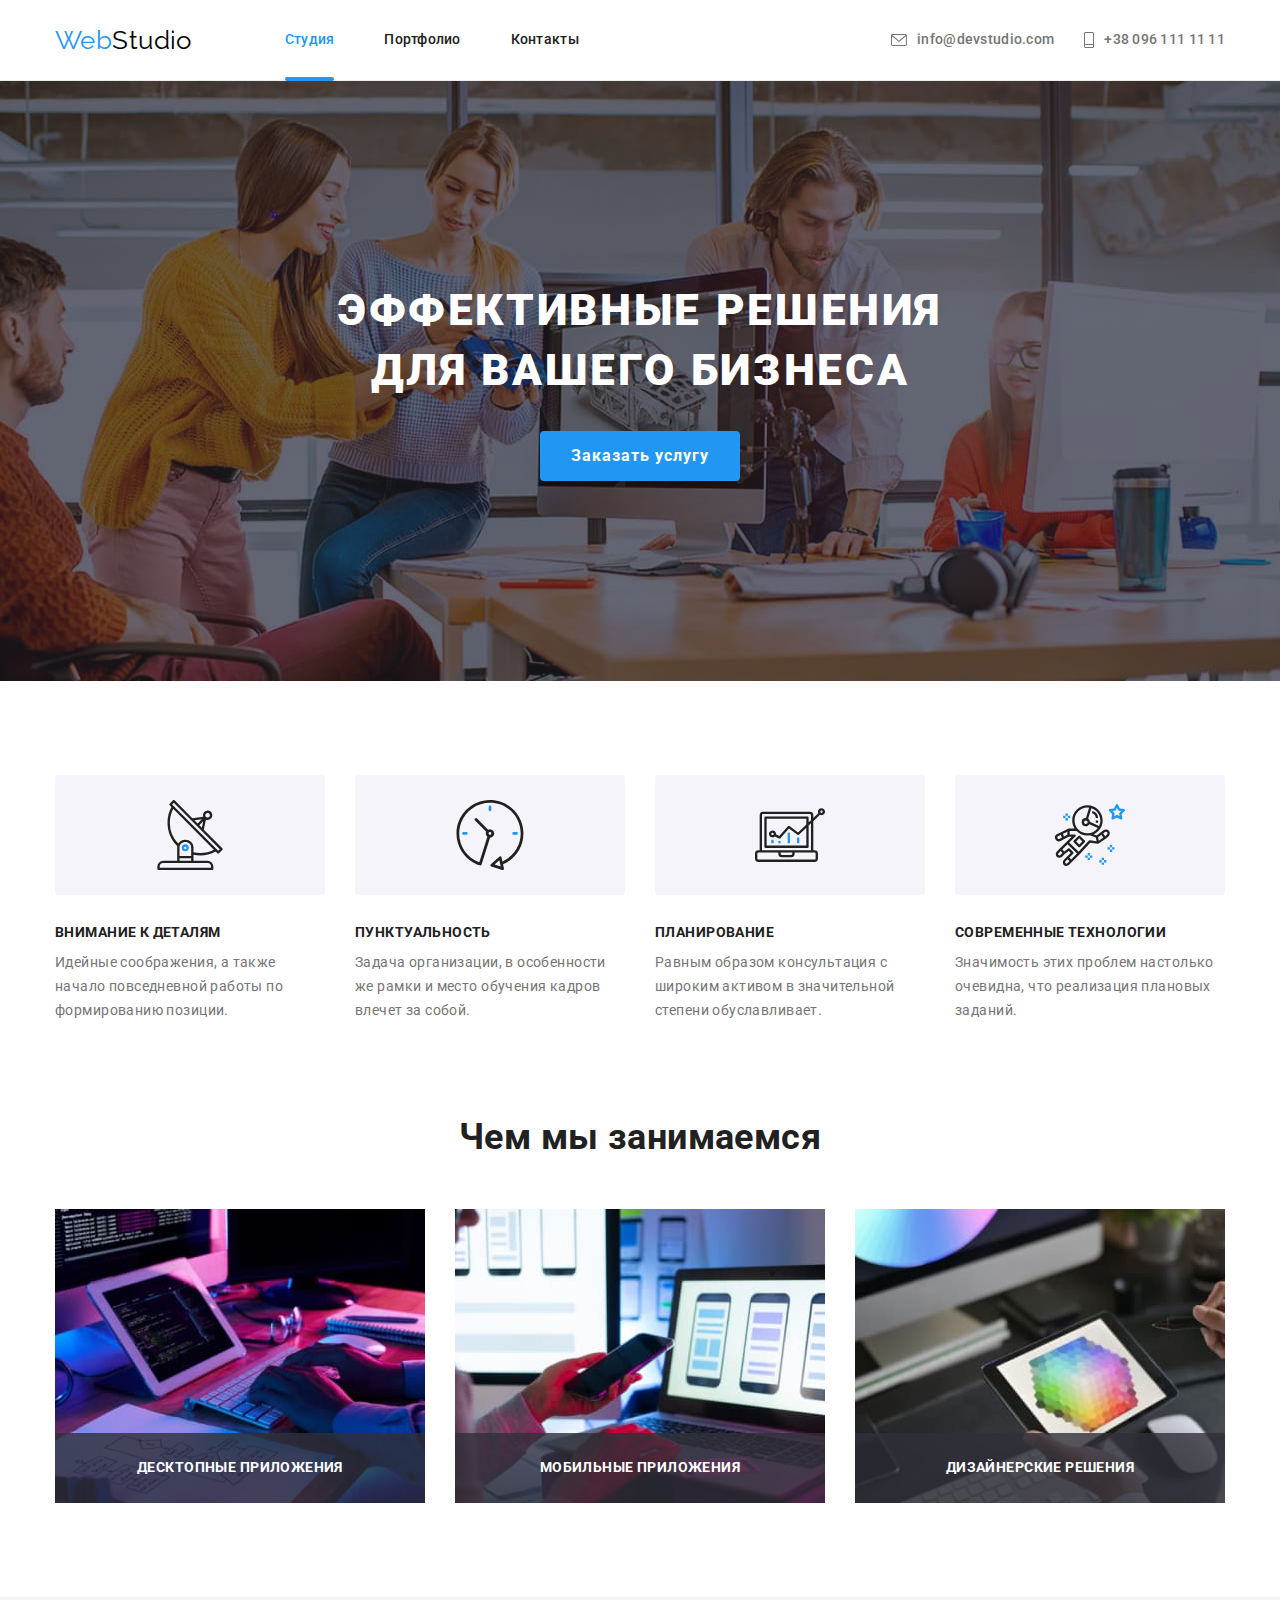
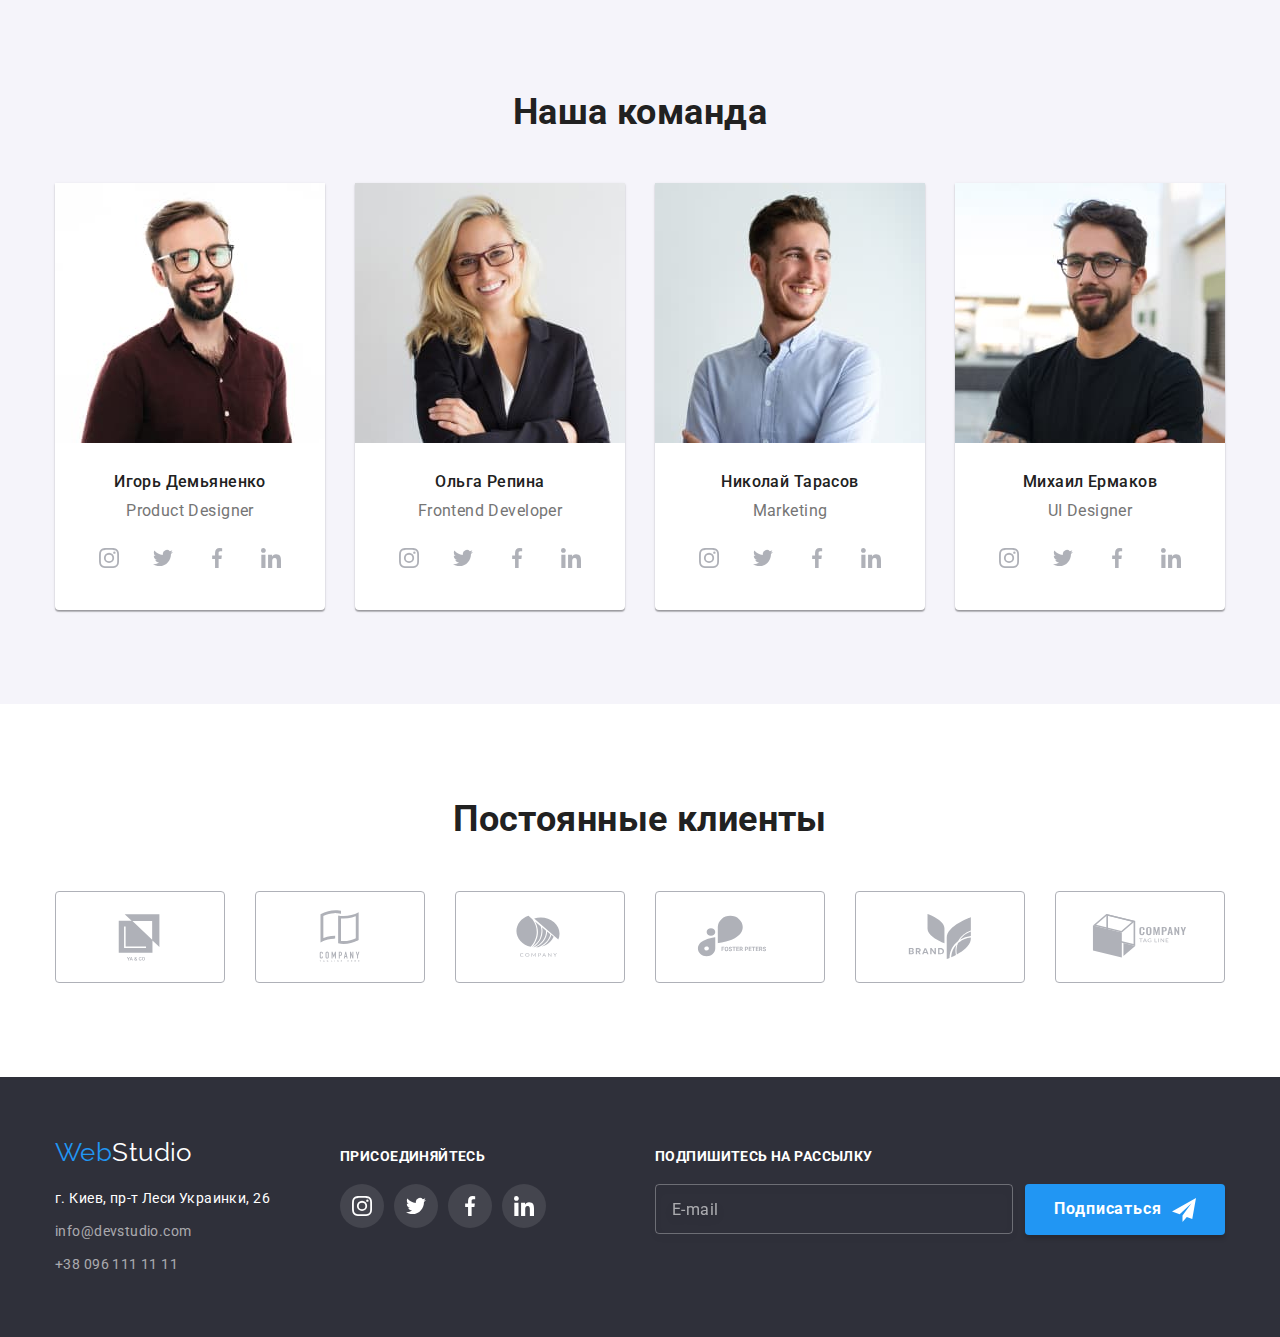
<file: index.html>
<!DOCTYPE html>
<html lang="ru">
    <head>
        <meta charset="UTF-8">
        <meta http-equiv="X-UA-Compatible" content="IE=edge">
        <meta name="viewport" content="width=device-width, initial-scale=1.0">
        <title>WebStudio</title>
        <style>
            @import url('https://fonts.googleapis.com/css2?family=Raleway:wght@700&family=Roboto:wght@400;500;700;900&display=swap');
        </style>
        <link rel="stylesheet" href="https://cdnjs.cloudflare.com/ajax/libs/modern-normalize/1.1.0/modern-normalize.min.css">
        <link rel="stylesheet" href="./css/main.min.css">
    </head>
    <body>   
        
        <!-- Заголовок-->
        <header class="header">
            <div class="container header__container">
                <a class="link logo" href="./index.html"> Web<span class="logo--header">Studio</span></a>
                <div class="header__mobile-menu" data-menu>
                    <nav class="header__nav">
                        <ul class="list header__pages-list">
                            <li class="header__pages-item"> <a class="link header__pages-link header__pages-link--active" href="./index.html">Студия</a> </li>
                            <li class="header__pages-item"> <a class="link header__pages-link" href="./portfolio.html">Портфолио</a> </li>
                            <li class="header__pages-item"> <a class="link header__pages-link" href="#">Контакты</a> </li>
                        </ul>
                    </nav>
                    <div>
                        <ul class="list header__contacts-list">
                            <li class="header__contacts-item header__contacts-bottom"> <a class="link header__contacts-link"
                                    href="mailto:info@devstudio.com">
                                    <svg class="header__contacts-icon" width="16" height="12">
                                        <use href="./image/symbol-defs.svg#icon-envelope"></use>
                                    </svg>info@devstudio.com</a></li>
                            <li class="header__contacts-item header__contacts-top"> <a class="link header__contacts-link"
                                    href="tel:+380961111111">
                                    <svg class="header__contacts-icon" width="10" height="16">
                                        <use href="./image/symbol-defs.svg#icon-phone"></use>
                                    </svg>
                                    +38 096 111 11 11</a> </li>
                        </ul>
                        <ul class="list header__social-list">
                            <li class="header__social-item">
                                <a class="link header__social-link" href="#">Instagram</a>
                            </li>
                            <li class="header__social-item">
                                <a class="link header__social-link" href="#">Twitter</a>
                            </li>
                            <li class="header__social-item">
                                <a class="link header__social-link" href="#">Facebook</a>
                            </li>
                            <li class="header__social-item">
                                <a class="link header__social-link" href="#">LinkedIn</a>
                            </li>
                        </ul>
                    </div>
                    
                </div>
                
                
                <button type="button" class="burger__button-menu" data-menu-button>
                    <svg class="burger__menu-icon" width="40" height="40">
                        <use class="burger__menu" href="./image/burger.svg#icon-burger-menu"></use>
                        <use class="burger__close" href="./image/burger.svg#icon-burger-close"></use>
                    </svg>
                </button>
            </div>
        </header>
        <main>
            <!-- 1 секция HERO -->
            <section class="hero overlay">
                <!-- <div class="overlay"></div> -->
                <div class="container">
                    <h1 class="hero__title">Эффективные решения для вашего бизнеса</h1>
                    <button data-modal-open type="button" class="button hero-button">Заказать услугу</button>
                </div>
            </section>

            <!-- 2 секция -->
            <section class="section benefits">
                <div class="container">
                    <h2 class="visually-hidden">Преимущества</h2>
                    <ul class="list benefits__list card-set">
                        <li class="card-set__item benefits__item">
                            <div class="benefits__icon-wrapper">
                                <svg class="benefits__icon" width="70px" height="70px">
                                    <use href="./image/symbol-defs.svg#icon-antenna"></use>
                                </svg>
                            </div>
                            <h3 class="benefits__title">Внимание к деталям</h3>
                            <p>Идейные соображения, а также начало повседневной работы по формированию позиции.</p>
                        </li>
                        <li class="card-set__item benefits__item">
                            <div class="benefits__icon-wrapper">
                                <svg class="benefits__icon" width="70px" height="70px">
                                    <use href="./image/symbol-defs.svg#icon-clock"></use>
                                </svg>
                            </div>
                            <h3 class="benefits__title">Пунктуальность</h3>
                            <p>Задача организации, в особенности же рамки и место обучения кадров влечет за собой.</p>
                        </li>
                        <li class="card-set__item benefits__item">
                            <div class="benefits__icon-wrapper">
                                <svg class="benefits__icon" width="70px" height="70px">
                                    <use href="./image/symbol-defs.svg#icon-diagram"></use>
                                </svg>
                            </div>
                            <h3 class="benefits__title">Планирование</h3>
                            <p>Равным образом консультация с широким активом в значительной степени обуславливает.</p>
                        </li>
                        <li class="card-set__item benefits__item">
                            <div class="benefits__icon-wrapper">
                                <svg class="benefits__icon" width="70px" height="70px">
                                    <use href="./image/symbol-defs.svg#icon-astronaut"></use>
                                </svg>
                            </div>
                            <h3 class="benefits__title">Современные технологии</h3>
                            <p>Значимость этих проблем настолько очевидна, что реализация плановых заданий.</p>
                        </li>
                    </ul>
                </div>
            </section>

            <!-- 3 секция -->
            <section class="section examples">
                <div class="container">
                    <h2 class="section__title">Чем мы занимаемся</h2>
                    <ul class="list examples-list card-set">
                        <li class="card-set__item examples__item">
                            <img srcset="./image/index/ex-1_1x.jpg 1x, ./image/index/ex-1_2x.jpg 2x" src="./image/index/ex-1_1x.jpg" alt="Программирование" width="370" height="294">
                            <div class="examples__wrap">
                                <h3 class="examples__title">Десктопные приложения</h3>
                            </div>
                        </li>
                        <li class="card-set__item examples__item">
                            <img srcset="./image/index/ex-2_1x.jpg 1x, ./image/index/ex-2_2x.jpg 2x" src="./image/index/ex-2_1x.jpg" alt="Приложения для смартфонов" width="370" height="294">
                            <div class="examples__wrap">
                                <h3 class="examples__title">Мобильные приложения</h3>
                            </div>
                        </li>
                        <li class="card-set__item examples__item">
                            <img srcset="./image/index/ex-3_1x.jpg 1x, ./image/index/ex-3_2x.jpg 2x" src="./image/index/ex-3_1x.jpg" alt="Дизайн" width="370" height="294">
                            <div class="examples__wrap">
                                <h3 class="examples__title">Дизайнерские решения</h3>
                            </div>
                        </li>                        
                    </ul>
                </div>
            </section>


            <!-- 4 секция -->
            <section class="section team">
                <div class="container">
                    <h2 class="section__title">Наша команда</h2>
                    <ul class="list team__list card-set">
                        <li class="card-set__item team__item">
                          <picture>
                            <source srcset="./image/index/member-1_mob_1x.jpg 1x, ./image/index/member-1_mob_2x.jpg 2x" media="(max-width: 767px)">
                            <source srcset="./image/index/member-1_tab_1x.jpg 1x, ./image/index/member-1_tab_2x.jpg 2x" media="(min-width: 768px) and (max-width: 1199px)">
                            <source srcset="./image/index/member-1_pc_1x.jpg 1x, ./image/index/member-1_pc_2x.jpg 2x" media="(min-width: 1200px)">
                            <img src="./image/index/member-1_mob_1x.jpg" alt="Фото Игоря Демьяненко" width="450" height="460">
                          </picture>
                            <div class="team__content">
                                <h3 class="team__member">Игорь Демьяненко</h3>
                                <p class="team__job" lang="en">Product Designer</p>
                                <ul class="list icon-set">
                                    <li class="icon-set__item"><a class="link icon-set__link" href="https://www.instagram.com/" target="_blank" rel="noopener noreferrer nofollow">
                                        <svg class="icon icon-set__icon icon-set__icon--team" width="20" height="20">
                                            <use href="./image/symbol-defs.svg#icon-instagram"></use>
                                        </svg>
                                    </a></li>
                                    <li class="icon-set__item"><a class="link icon-set__link" href="https://twitter.com/" target="_blank" rel="noopener noreferrer nofollow">
                                        <svg class="icon icon-set__icon icon-set__icon--team" width="20" height="20">
                                            <use href="./image/symbol-defs.svg#icon-twitter"></use>
                                        </svg>
                                    </a></li>
                                    <li class="icon-set__item"><a class="link icon-set__link" href="https://www.facebook.com/" target="_blank" rel="noopener noreferrer nofollow">
                                        <svg class="icon icon-set__icon icon-set__icon--team" width="20" height="20">
                                            <use href="./image/symbol-defs.svg#icon-facebook"></use>
                                        </svg>
                                    </a></li>
                                    <li class="icon-set__item"><a class="link icon-set__link" href="https://www.linkedin.com/" target="_blank" rel="noopener noreferrer nofollow">
                                        <svg class="icon icon-set__icon icon-set__icon--team" width="20" height="20">
                                            <use href="./image/symbol-defs.svg#icon-linkedin"></use>
                                        </svg>
                                    </a></li>
                                    
                                </ul>                                
                            </div>                            
                        </li>
                        <li class="card-set__item team__item">
                          <picture>
                            <source srcset="./image/index/member-2_mob_1x.jpg 1x, ./image/index/member-2_mob_2x.jpg 2x" media="(max-width: 767px)">
                            <source srcset="./image/index/member-2_tab_1x.jpg 1x, ./image/index/member-2_tab_2x.jpg 2x" media="(min-width: 768px) and (max-width: 1199px)">
                            <source srcset="./image/index/member-2_pc_1x.jpg 1x, ./image/index/member-2_pc_2x.jpg 2x" media="(min-width: 1200px)">
                            <img src="./image/index/member-2_mob_1x.jpg" alt="Фото Ольги Репиной" width="450" height="460">
                          </picture>
                            <div class="team__content">
                                <h3 class="team__member">Ольга Репина</h3>
                                <p class="team__job" lang="en">Frontend Developer</p>
                                <ul class="list icon-set">
                                    <li class="icon-set__item"><a class="link icon-set__link" href="https://www.instagram.com/" target="_blank" rel="noopener noreferrer nofollow">
                                        <svg class="icon icon-set__icon icon-set__icon--team" width="20" height="20">
                                            <use href="./image/symbol-defs.svg#icon-instagram"></use>
                                        </svg>
                                    </a></li>
                                    <li class="icon-set__item"><a class="link icon-set__link" href="https://twitter.com/" target="_blank" rel="noopener noreferrer nofollow">
                                        <svg class="icon icon-set__icon icon-set__icon--team" width="20" height="20">
                                            <use href="./image/symbol-defs.svg#icon-twitter"></use>
                                        </svg>
                                    </a></li>
                                    <li class="icon-set__item"><a class="link icon-set__link" href="https://www.facebook.com/" target="_blank" rel="noopener noreferrer nofollow">
                                        <svg class="icon icon-set__icon icon-set__icon--team" width="20" height="20">
                                            <use href="./image/symbol-defs.svg#icon-facebook"></use>
                                        </svg>
                                    </a></li>
                                    <li class="icon-set__item"><a class="link icon-set__link" href="https://www.linkedin.com/" target="_blank" rel="noopener noreferrer nofollow">
                                        <svg class="icon icon-set__icon icon-set__icon--team" width="20" height="20">
                                            <use href="./image/symbol-defs.svg#icon-linkedin"></use>
                                        </svg>
                                    </a></li>
                                </ul>
                            </div>
                        </li>
                        <li class="card-set__item team__item">
                          <picture>
                            <source srcset="./image/index/member-3_mob_1x.jpg 1x, ./image/index/member-3_mob_2x.jpg 2x" media="(max-width: 767px)">
                            <source srcset="./image/index/member-3_tab_1x.jpg 1x, ./image/index/member-3_tab_2x.jpg 2x" media="(min-width: 768px) and (max-width: 1199px)">
                            <source srcset="./image/index/member-3_pc_1x.jpg 1x, ./image/index/member-3_pc_2x.jpg 2x" media="(min-width: 1200px)">
                            <img src="./image/index/member-3_mob_1x.jpg" alt="Фото Николая Тарасова" width="450" height="460">
                          </picture>
                            
                            <div class="team__content">
                                <h3 class="team__member">Николай Тарасов</h3>
                                <p class="team__job" lang="en">Marketing</p>
                                <ul class="list icon-set">
                                    <li class="icon-set__item"><a class="link icon-set__link" href="https://www.instagram.com/" target="_blank" rel="noopener noreferrer nofollow">
                                        <svg class="icon icon-set__icon icon-set__icon--team" width="20" height="20">
                                            <use href="./image/symbol-defs.svg#icon-instagram"></use>
                                        </svg>
                                    </a></li>
                                    <li class="icon-set__item"><a class="link icon-set__link" href="https://twitter.com/" target="_blank" rel="noopener noreferrer nofollow">
                                        <svg class="icon icon-set__icon icon-set__icon--team" width="20" height="20">
                                            <use href="./image/symbol-defs.svg#icon-twitter"></use>
                                        </svg>
                                    </a></li>
                                    <li class="icon-set__item"><a class="link icon-set__link" href="https://www.facebook.com/" target="_blank" rel="noopener noreferrer nofollow">
                                        <svg class="icon icon-set__icon icon-set__icon--team" width="20" height="20">
                                            <use href="./image/symbol-defs.svg#icon-facebook"></use>
                                        </svg>
                                    </a></li>
                                    <li class="icon-set__item"><a class="link icon-set__link" href="https://www.linkedin.com/" target="_blank" rel="noopener noreferrer nofollow">
                                        <svg class="icon icon-set__icon icon-set__icon--team" width="20" height="20">
                                            <use href="./image/symbol-defs.svg#icon-linkedin"></use>
                                        </svg>
                                    </a></li>
                                </ul>
                            </div>
                        </li>
                        <li class="card-set__item team__item">
                          <picture>
                            <source srcset="./image/index/member-4_mob_1x.jpg 1x, ./image/index/member-4_mob_2x.jpg 2x" media="(max-width: 767px)">
                            <source srcset="./image/index/member-4_tab_1x.jpg 1x, ./image/index/member-4_tab_2x.jpg 2x" media="(min-width: 768px) and (max-width:1199px)">
                            <source srcset="./image/index/member-4_pc_1x.jpg 1x, ./image/index/member-4_pc_2x.jpg 2x" media="(min-width: 1200px)">
                            <img src="./image/index/member-4_mob_1x.jpg" alt="Фото Михаила Ермакова" width="450" height="460">
                          </picture>
                            
                            <div class="team__content">
                                <h3 class="team__member">Михаил Ермаков</h3>
                                <p class="team__job" lang="en">UI Designer</p>
                                <ul class="list icon-set">
                                    <li class="icon-set__item"><a class="link icon-set__link" href="https://www.instagram.com/" target="_blank" rel="noopener noreferrer nofollow">
                                        <svg class="icon icon-set__icon icon-set__icon--team" width="20" height="20">
                                            <use href="./image/symbol-defs.svg#icon-instagram"></use>
                                        </svg>
                                    </a></li>
                                    <li class="icon-set__item"><a class="link icon-set__link" href="https://twitter.com/" target="_blank" rel="noopener noreferrer nofollow">
                                        <svg class="icon icon-set__icon icon-set__icon--team" width="20" height="20">
                                            <use href="./image/symbol-defs.svg#icon-twitter"></use>
                                        </svg>
                                    </a></li>
                                    <li class="icon-set__item"><a class="link icon-set__link" href="https://www.facebook.com/" target="_blank" rel="noopener noreferrer nofollow">
                                        <svg class="icon icon-set__icon icon-set__icon--team" width="20" height="20">
                                            <use href="./image/symbol-defs.svg#icon-facebook"></use>
                                        </svg>
                                    </a></li>
                                    <li class="icon-set__item"><a class="link icon-set__link" href="https://www.linkedin.com/" target="_blank" rel="noopener noreferrer nofollow">
                                        <svg class="icon icon-set__icon icon-set__icon--team" width="20" height="20">
                                            <use href="./image/symbol-defs.svg#icon-linkedin"></use>
                                        </svg>
                                    </a></li>
                                </ul>
                            </div>
                        </li>
                    </ul>
                </div>
            </section>

            <!-- 5 секция -->
            <section class="section clients">
                <div class="container">
                    <h2 class="section__title">Постоянные клиенты</h2>
                    <ul class="list card-set clients__list">
                        <li class="card-set__item clients__item"><a class="link clients__link" href="#" target="_blank" rel="noopener noreferrer nofollow" >
                            <svg class="clients__icon" width="106" height="60">
                                <use href="./image/symbol-defs.svg#icon-company_1"></use>
                            </svg>
                        </a></li>
                        <li class="card-set__item clients__item"><a class="link clients__link" href="#" target="_blank" rel="noopener noreferrer nofollow" >
                            <svg class="clients__icon" width="106" height="60">
                                <use href="./image/symbol-defs.svg#icon-company_2"></use>
                            </svg>
                        </a></li> 
                        <li class="card-set__item clients__item"><a class="link clients__link" href="#" target="_blank" rel="noopener noreferrer nofollow" >
                            <svg class="clients__icon" width="106" height="60">
                                <use href="./image/symbol-defs.svg#icon-company_3"></use>
                            </svg>
                        </a></li> 
                        <li class="card-set__item clients__item"><a class="link clients__link" href="#" target="_blank" rel="noopener noreferrer nofollow" >
                            <svg class="clients__icon" width="106" height="60">
                                <use href="./image/symbol-defs.svg#icon-company_4"></use>
                            </svg>
                        </a></li> 
                        <li class="card-set__item clients__item"><a class="link clients__link" href="#" target="_blank" rel="noopener noreferrer nofollow" >
                            <svg class="clients__icon" width="106" height="60">
                                <use href="./image/symbol-defs.svg#icon-company_5"></use>
                            </svg>
                        </a></li> 
                        <li class="card-set__item clients__item"><a class="link clients__link" href="#" target="_blank" rel="noopener noreferrer nofollow" >
                            <svg class="clients__icon" width="106" height="60">
                                <use href="./image/symbol-defs.svg#icon-company_6"></use>
                            </svg>
                        </a></li> 
                    </ul>
                </div>
            </section>
        </main>
        

        <!-- Футер -->
        <footer class="footer">
            <div class="container footer__container">
                <div class="footer__address">
                    <a class="link logo footer__logo" href="./index.html">Web<span class="logo--footer">Studio</span></a>
                    <address class="footer-address">
                        <ul class="list footer-address__list">
                            <li class="footer-address__item"> <a class="link footer-address__link" href="https://goo.gl/maps/w4182wPYShXfGa5f7"
                                    target="_blank" rel="noopener noreferrer nofollow"> г. Киев, пр-т Леси Украинки, 26 </a></li>
                            <li class="footer-address__item"> <a class="link footer-address__link"
                                    href="mailto:info@devstudio.com">info@devstudio.com</a></li>
                            <li class="footer-address__item"> <a class="link footer-address__link" href="tel:+380961111111">+38 096 111 11 11</a></li>
                        </ul>
                    </address>
                </div>
                <div class="footer-join__container">
                    <p class="footer-join__text">присоединяйтесь</p>
                    <ul class="list icon-set">
                        <li class="icon-set__item"><a class="link icon-set__link icon-set__link--footer" href="https://www.instagram.com/" target="_blank" rel="noopener noreferrer nofollow">
                            <svg class="icon-set__icon" width="20" height="20">
                                <use href="./image/symbol-defs.svg#icon-instagram"></use>
                            </svg>
                        </a></li>
                        <li class="icon-set__item"><a class="link icon-set__link icon-set__link--footer" href="https://twitter.com/" target="_blank" rel="noopener noreferrer nofollow">
                            <svg class="icon-set__icon" width="20" height="20">
                                <use href="./image/symbol-defs.svg#icon-twitter"></use>
                            </svg>
                        </a></li>
                        <li class="icon-set__item"><a class="link icon-set__link icon-set__link--footer" href="https://www.facebook.com/" target="_blank" rel="noopener noreferrer nofollow">
                            <svg class="icon-set__icon" width="20" height="20">
                                <use href="./image/symbol-defs.svg#icon-facebook"></use>
                            </svg>
                        </a></li>
                        <li class="icon-set__item"><a class="link icon-set__link icon-set__link--footer" href="https://www.linkedin.com/" target="_blank" rel="noopener noreferrer nofollow">
                            <svg class="icon-set__icon" width="20" height="20">
                                <use href="./image/symbol-defs.svg#icon-linkedin"></use>
                            </svg>
                        </a></li>
                    </ul>
                </div>
                <div class="footer-subscribe__container">
                    <p class="footer-subscribe__text">Подпишитесь на рассылку</p>
                    <form class="footer-subscribe__form">
                        <label for="subscribe"></label>
                        <input class="footer-subscribe__input" type="email" name="subscribe" id="subscribe" placeholder="E-mail">
                        <button class="button hero-button" type="submit">Подписаться
                            <svg class="footer-subscribe__icon" width="24" height="24">
                                <use href="./image/symbol-defs.svg#icon-icon-send"></use>
                            </svg>
                        </button>
                    </form>
                </div>
            </div>
        </footer>
        <!-- Modal -->
        <div class="backdrop is-hidden" data-modal>
            <div class="modal">
                <div>
                    <h2 class="modal__title">Оставьте свои данные, мы вам перезвоним</h2>
                    <form class="modal__form">
                        <div class="modal__item">
                            <label class="modal__label" for="name">Имя</label>
                            <input class="modal__input" type="text" name="name" id="name"/>
                            <span class="modal__icon">
                                <svg  width="18" height="18">
                                    <use href=".//image/symbol-defs.svg#icon-person-modal"></use>
                                </svg>
                            </span>
                        </div>
                        <div class="modal__item">
                            <label class="modal__label" for="tel">Телефон</label>
                            <input class="modal__input" type="tel" name="tel" id="tel"/>
                            <span class="modal__icon">
                                <svg  width="18" height="18">
                                    <use href=".//image/symbol-defs.svg#icon-phone-modal"></use>
                                </svg>
                            </span>
                        </div>
                        <div class="modal__item">
                            <label class="modal__label" for="email">Почта</label>
                            <input class="modal__input" type="email" name="email" id="email"/>
                            <span class="modal__icon">
                                <svg  width="18" height="18">
                                    <use href=".//image/symbol-defs.svg#icon-email-modal"></use>
                                </svg>
                            </span>
                        </div>
                        <div class="modal__item modal__item--comment">
                            <label class="modal__label" for="comment">Комментарий</label>
                            <textarea class="modal__input modal__input--comment" name="comment" id="comment" placeholder="Введите текст" ></textarea>
                        </div>
                        <div class="modal__checkbox">
                            <input class="modal__checkbox-input" type="checkbox" name="policy" id="policy"/>
                            <label class="modal__policy" for="policy"><span class="modal__checkbox-icon"></span>Соглашаюсь с рассылкой и принимаю<span><a class="modal__policy-link" href="#" target="_blank" rel="noopener noreferrer nofollow">Условия договора</a></span></label>
                        </div> 
                        <button class="button hero-button" type="submit">Отправить</button>
                    </form>
                </div>
                <button class="modal__close-button" type="button" data-modal-close>
                    <svg width="18px" height="18px">
                        <use href="./image/symbol-defs.svg#icon-close-black"></use>
                    </svg>
                </button>
            </div>
        </div>     
        <script src="./js/modal.js"></script>
        <script src="./js/mobile-menu.js"></script>
    </body>
</html>
</file>
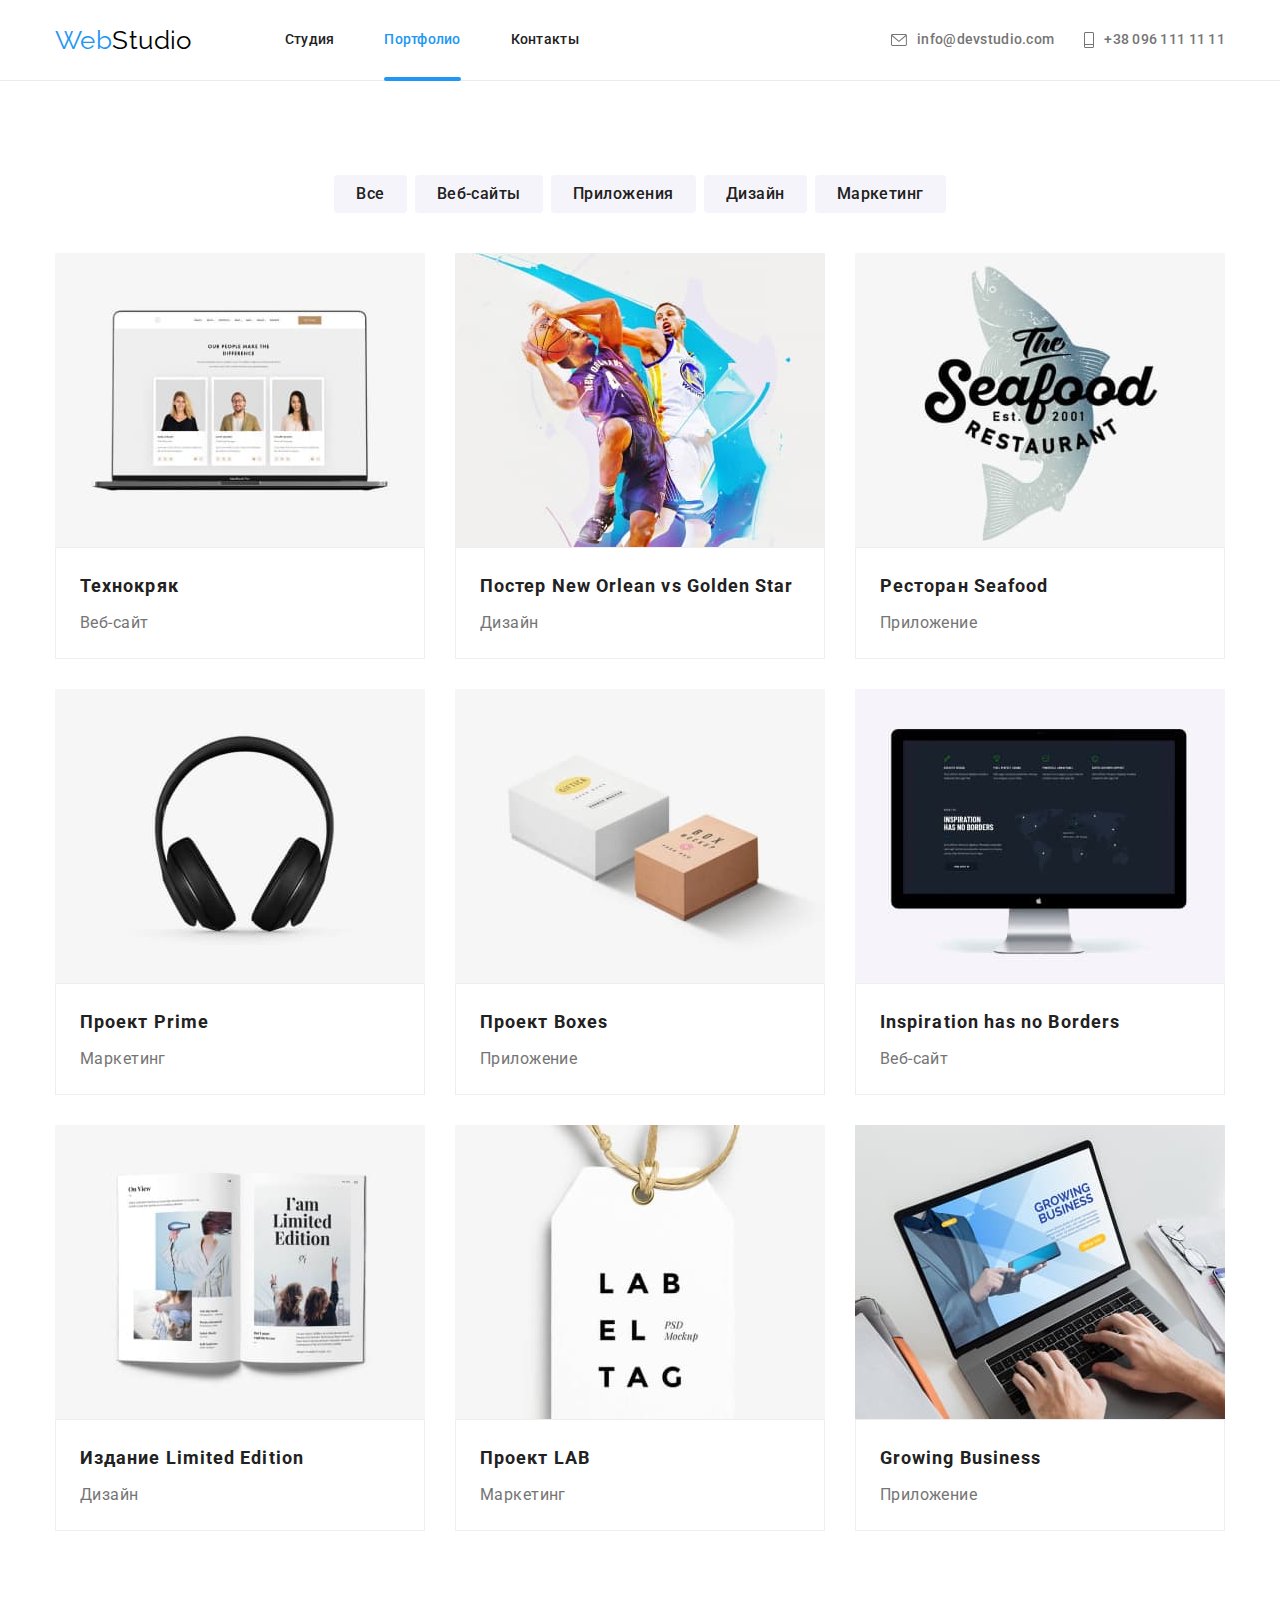
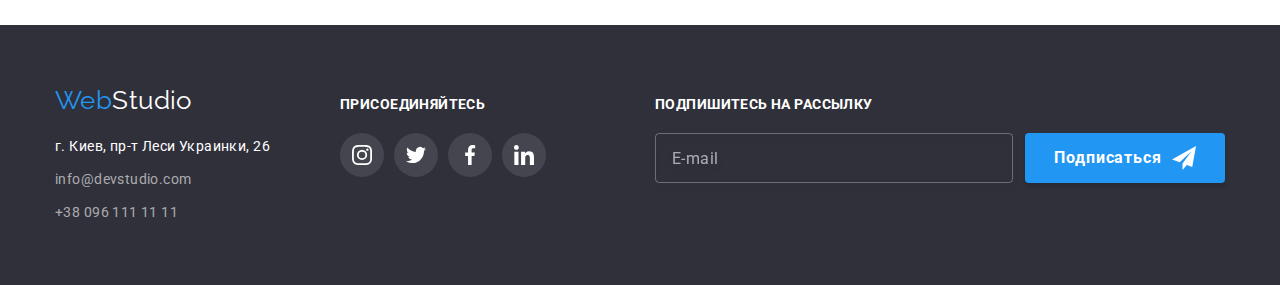
<file: portfolio.html>
<!DOCTYPE html>
<html lang="ru">

<head>
    <meta charset="UTF-8">
    <meta http-equiv="X-UA-Compatible" content="IE=edge">
    <meta name="viewport" content="width=device-width, initial-scale=1.0">
    <title>Portfolio</title>
    <style>
        @import url('https://fonts.googleapis.com/css2?family=Raleway:wght@700&family=Roboto:wght@400;500;700;900&display=swap');
    </style>
    <link rel="stylesheet" href="https://cdnjs.cloudflare.com/ajax/libs/modern-normalize/1.1.0/modern-normalize.min.css">
    <link rel="stylesheet" href="./css/main.min.css">
</head>

<body>
    <!-- Заголовок-->
    <header class="header">
        <div class="container header__container">
            <a class="link logo" href="./index.html"> Web<span class="logo--header">Studio</span></a>
            <div class="header__mobile-menu" data-menu>
                <nav class="header__nav">
                    <ul class="list header__pages-list">
                        <li class="header__pages-item"> <a class="link header__pages-link" href="./index.html">Студия</a> </li>
                        <li class="header__pages-item"> <a class="link header__pages-link header__pages-link--active" href="./portfolio.html">Портфолио</a> </li>
                        <li class="header__pages-item"> <a class="link header__pages-link" href="#">Контакты</a> </li>
                    </ul>
                </nav>
                <div>
                    <ul class="list header__contacts-list">
                        <li class="header__contacts-item header__contacts-bottom"> <a class="link header__contacts-link"
                                href="mailto:info@devstudio.com">
                                <svg class="header__contacts-icon" width="16" height="12">
                                    <use href="./image/symbol-defs.svg#icon-envelope"></use>
                                </svg>info@devstudio.com</a></li>
                        <li class="header__contacts-item header__contacts-top"> <a class="link header__contacts-link"
                                href="tel:+380961111111">
                                <svg class="header__contacts-icon" width="10" height="16">
                                    <use href="./image/symbol-defs.svg#icon-phone"></use>
                                </svg>
                                +38 096 111 11 11</a> </li>
                    </ul>
                    <ul class="list header__social-list">
                        <li class="header__social-item">
                            <a class="link header__social-link" href="#">Instagram</a>
                        </li>
                        <li class="header__social-item">
                            <a class="link header__social-link" href="#">Twitter</a>
                        </li>
                        <li class="header__social-item">
                            <a class="link header__social-link" href="#">Facebook</a>
                        </li>
                        <li class="header__social-item">
                            <a class="link header__social-link" href="#">LinkedIn</a>
                        </li>
                    </ul>
                </div>
            </div>
            
            
            <button type="button" class="burger__button-menu menu-button" data-menu-button>
                <svg class="burger__menu-icon" width="40" height="40">
                    <use class="burger__menu" href="./image/burger.svg#icon-burger-menu"></use>
                    <use class="burger__close" href="./image/burger.svg#icon-burger-close"></use>
                </svg>
            </button>
        </div>
    </header>

    <!-- Фильтр услуг -->
    <main>
        <section class="section">            
            <div class="container filter service">
                <h1 class="visually-hidden">Фильтр услуг</h1>
                <ul class="list filter__button-set">
                    <li class="filter__item"><button type="button" class="button filter__button">Все</button></li>
                    <li class="filter__item"><button type="button" class="button filter__button">Веб-сайты</button></li>
                    <li class="filter__item"><button type="button" class="button filter__button">Приложения</button></li>
                    <li class="filter__item"><button type="button" class="button filter__button">Дизайн</button></li>
                    <li class="filter__item"><button type="button" class="button filter__button">Маркетинг</button></li>
                </ul>
                
                <ul class="list service__list card-set">
                    <li class="card-set__item service__item">
                        <a class="link service__link" href="#" target="_blank" rel="noopener noreferrer nofollow">
                            <div class="service__thumb">
                              <picture>
                                <source srcset="./image/portfolio/port-1_mob_1x.jpg 1x, ./image/portfolio/port-1_mob_2x.jpg 2x" media="(max-width: 767px)">
                                <source srcset="./image/portfolio/port-1_tab_1x.jpg 1x, ./image/portfolio/port-1_tab_2x.jpg 2x" media="(min-width: 768px) and (max-width: 1199px)">
                                <source srcset="./image/portfolio/port-1_pc_1x.jpg 1x, ./image/portfolio/port-1_pc_2x.jpg 2x" media="(min-width: 1200px)">
                                <img src="./image/portfolio/port-1_mob_1x.jpg" alt="Веб-сайт Технокряк" width="450" height="294">
                              </picture>
                                
                                <div class="service__wrap">
                                    <p class="service__text">Ресурс предлагает комплексные предложения с разным уровнем функционала и
                                        сервисов. Все это позволит посетителю получить исчерпывающие сведения о компании или частном лице.</p>
                                </div>                                
                            </div>
                            <div class="service__card">
                                <h2 class="service__title">Технокряк</h2>
                                <p class="service__description">Веб-сайт</p>
                            </div>
                        </a>
                    </li>

                    <li class="card-set__item service__item">
                        <a class="link service__link" href="#" target="_blank" rel="noopener noreferrer nofollow">
                            <div class="service__thumb">
                                <picture>
                                    <source srcset="./image/portfolio/port-2_mob_1x.jpg 1x, ./image/portfolio/port-2_mob_2x.jpg 2x" media="(max-width: 767px)">
                                    <source srcset="./image/portfolio/port-2_tab_1x.jpg 1x, ./image/portfolio/port-2_tab_2x.jpg 2x" media="(min-width: 768px) and (max-width: 1199px)">
                                    <source srcset="./image/portfolio/port-2_pc_1x.jpg 1x, ./image/portfolio/port-2_pc_2x.jpg 2x" media="(min-width: 1200px)">
                                    <img src="./image/portfolio/port-2_mob_1x.jpg" alt="Постер New Orlean vs Golden Star" width="450" height="294">
                                </picture>
                                <div class="service__wrap">
                                    <p class="service__text">Ресурс предлагает комплексные предложения с разным уровнем функционала и сервисов. Все это позволит посетителю получить исчерпывающие сведения о компании или частном лице.</p>
                                </div>
                            </div>
                            <div class="service__card">
                                <h2 class="service__title">Постер New Orlean vs Golden Star</h2>
                                <p class="service__description">Дизайн</p>
                            </div>
                        </a>
                    </li>

                    <li class="card-set__item service__item">
                        <a class="link service__link" href="#" target="_blank" rel="noopener noreferrer nofollow">
                            <div class="service__thumb">
                                <picture>
                                  <source srcset="./image/portfolio/port-3_mob_1x.jpg 1x, ./image/portfolio/port-3_mob_2x.jpg 2x" media="(max-width: 767px)">
                                  <source srcset="./image/portfolio/port-3_tab_1x.jpg 1x, ./image/portfolio/port-3_tab_2x.jpg 2x" media="(min-width: 768px) and (max-width: 1199px)">
                                  <source srcset="./image/portfolio/port-3_pc_1x.jpg 1x, ./image/portfolio/port-3_pc_2x.jpg 2x" media="(min-width: 1200px)">
                                  <img src="./image/portfolio/port-3_mob_1x.jpg" alt="Ресторан Seafood" width="450" height="294">
                                </picture>
                                <div class="service__wrap">
                                    <p class="service__text">Ресурс предлагает комплексные предложения с разным уровнем функционала и сервисов. Все это позволит посетителю получить исчерпывающие сведения о компании или частном лице.</p>
                                </div>
                            </div>                            
                            <div class="service__card">
                                <h2 class="service__title">Ресторан Seafood</h2>
                                <p class="service__description">Приложение</p>
                            </div>
                        </a>
                    </li>

                    <li class="card-set__item service__item">
                        <a class="link service__link" href="#" target="_blank" rel="noopener noreferrer nofollow">
                            <div class="service__thumb">
                                <picture>
                                  <source srcset="./image/portfolio/port-4_mob_1x.jpg 1x, ./image/portfolio/port-4_mob_2x.jpg 2x" media="(max-width: 767px)">
                                  <source srcset="./image/portfolio/port-4_tab_1x.jpg 1x, ./image/portfolio/port-4_tab_2x.jpg 2x" media="(min-width: 768px) and (max-width: 1199px)">
                                  <source srcset="./image/portfolio/port-4_pc_1x.jpg 1x, ./image/portfolio/port-4_pc_2x.jpg 2x" media="(min-width: 1200px)">
                                  <img src="./image/portfolio/port-4_mob_1x.jpg" alt="Проект Prime" width="450" height="294">
                                </picture>
                                <div class="service__wrap">
                                    <p class="service__text">Ресурс предлагает комплексные предложения с разным уровнем функционала и сервисов. Все это позволит посетителю получить исчерпывающие сведения о компании или частном лице.</p>
                                </div>
                            </div>                            
                            <div class="service__card">
                                <h2 class="service__title">Проект Prime</h2>
                                <p class="service__description">Маркетинг</p>
                            </div>
                        </a>
                    </li>

                    <li class="card-set__item service__item">
                        <a class="link service__link" href="#" target="_blank" rel="noopener noreferrer nofollow">
                            <div class="service__thumb">
                                <picture>
                                  <source srcset="./image/portfolio/port-5_mob_1x.jpg 1x, ./image/portfolio/port-5_mob_2x.jpg 2x" media="(max-width: 767px)">
                                  <source srcset="./image/portfolio/port-5_tab_1x.jpg 1x, ./image/portfolio/port-5_tab_2x.jpg 2x" media="(min-width: 768px) and (max-width: 1199px)">
                                  <source srcset="./image/portfolio/port-5_pc_1x.jpg 1x, ./image/portfolio/port-5_pc_2x.jpg 2x" media="(min-width: 1200px)">
                                  <img src="./image/portfolio/port-5_mob_1x.jpg" alt="Проект Boxes" width="450" height="294">
                                </picture>
                                <div class="service__wrap">
                                    <p class="service__text">Ресурс предлагает комплексные предложения с разным уровнем функционала и сервисов. Все это позволит посетителю получить исчерпывающие сведения о компании или частном лице.</p>
                                </div>
                            </div>                            
                            <div class="service__card">
                                <h2 class="service__title">Проект Boxes</h2>
                                <p class="service__description">Приложение</p>
                            </div>
                        </a>
                    </li>

                    <li class="card-set__item service__item">
                        <a class="link service__link" href="#" target="_blank" rel="noopener noreferrer nofollow">
                            <div class="service__thumb">
                                <picture>
                                  <source srcset="./image/portfolio/port-6_mob_1x.jpg 1x, ./image/portfolio/port-6_mob_2x.jpg 2x" media="(max-width: 767px)">
                                  <source srcset="./image/portfolio/port-6_tab_1x.jpg 1x, ./image/portfolio/port-6_tab_2x.jpg 2x" media="(min-width: 768px) and (max-width: 1199px)">
                                  <source srcset="./image/portfolio/port-6_pc_1x.jpg 1x, ./image/portfolio/port-6_pc_2x.jpg 2x" media="(min-width: 1200px)">
                                  <img src="./image/portfolio/port-6_mob_1x.jpg" alt="Inspiration has no Borders" width="450" height="294">
                                </picture>
                                <div class="service__wrap">
                                    <p class="service__text">Ресурс предлагает комплексные предложения с разным уровнем функционала и сервисов. Все это позволит посетителю получить исчерпывающие сведения о компании или частном лице.</p>
                                </div>
                            </div>                            
                            <div class="service__card">
                                <h2 class="service__title">Inspiration has no Borders</h2>
                                <p class="service__description">Веб-сайт</p>
                            </div>
                        </a>
                    </li>

                    <li class="card-set__item service__item">
                        <a class="link service__link" href="#" target="_blank" rel="noopener noreferrer nofollow">
                            <div class="service__thumb">
                                <picture>
                                  <source srcset="./image/portfolio/port-7_mob_1x.jpg 1x, ./image/portfolio/port-7_mob_2x.jpg 2x" media="(max-width: 767px)">
                                  <source srcset="./image/portfolio/port-7_tab_1x.jpg 1x, ./image/portfolio/port-7_tab_2x.jpg 2x" media="(min-width: 768px) and (max-width: 1199px)">
                                  <source srcset="./image/portfolio/port-7_pc_1x.jpg 1x, ./image/portfolio/port-7_pc_2x.jpg 2x" media="(min-width: 1200px)">
                                  <img src="./image/portfolio/port-7_mob_1x.jpg" alt="Издание Limited Edition" width="450" height="294">
                                </picture>
                                <div class="service__wrap">
                                    <p class="service__text">Ресурс предлагает комплексные предложения с разным уровнем функционала и сервисов. Все это позволит посетителю получить исчерпывающие сведения о компании или частном лице.</p>
                                </div>
                            </div>                            
                            <div class="service__card">
                                <h2 class="service__title">Издание Limited Edition</h2>
                                <p class="service__description">Дизайн</p>
                            </div>
                        </a>
                    </li>

                    <li class="card-set__item service__item">
                        <a class="link service__link" href="#" target="_blank" rel="noopener noreferrer nofollow">
                            <div class="service__thumb">
                                <picture>
                                  <source srcset="./image/portfolio/port-8_mob_1x.jpg 1x, ./image/portfolio/port-8_mob_2x.jpg 2x" media="(max-width: 767px)">
                                  <source srcset="./image/portfolio/port-8_tab_1x.jpg 1x, ./image/portfolio/port-8_tab_2x.jpg 2x" media="(min-width: 768px) and (max-width: 1199px)">
                                  <source srcset="./image/portfolio/port-8_pc_1x.jpg 1x, ./image/portfolio/port-8_pc_2x.jpg 2x" media="(min-width: 1200px)">
                                  <img src="./image/portfolio/port-8_mob_1x.jpg" alt="Проект LAB" width="450" height="294">
                                </picture>
                                <div class="service__wrap">
                                    <p class="service__text">Ресурс предлагает комплексные предложения с разным уровнем функционала и сервисов. Все это позволит посетителю получить исчерпывающие сведения о компании или частном лице.</p>
                                </div>
                            </div>                            
                            <div class="service__card">
                                <h2 class="service__title">Проект LAB</h2>
                                <p class="service__description">Маркетинг</p>
                            </div>
                        </a>
                    </li>

                    <li class="card-set__item service__item">
                        <a class="link service__link" href="#" target="_blank" rel="noopener noreferrer nofollow">
                            <div class="service__thumb">
                                <picture>
                                  <source srcset="./image/portfolio/port-9_mob_1x.jpg 1x, ./image/portfolio/port-9_mob_2x.jpg 2x" media="(max-width: 767px)">
                                  <source srcset="./image/portfolio/port-9_tab_1x.jpg 1x, ./image/portfolio/port-9_tab_2x.jpg 2x" media="(min-width: 768px) and (max-width: 1199px)">
                                  <source srcset="./image/portfolio/port-9_pc_1x.jpg 1x, ./image/portfolio/port-9_pc_2x.jpg 2x" media="(min-width: 1200px)">
                                  <img src="./image/portfolio/port-9_mob_1x.jpg" alt="Growing Business" width="450" height="294">
                                </picture>
                                <div class="service__wrap">
                                    <p class="service__text">Ресурс предлагает комплексные предложения с разным уровнем функционала и сервисов. Все это позволит посетителю получить исчерпывающие сведения о компании или частном лице.</p>
                                </div>
                            </div>                            
                            <div class="service__card">
                                <h2 class="service__title">Growing Business</h2>
                                <p class="service__description">Приложение</p>
                            </div>
                        </a>
                    </li>
                </ul>
            </div>
        </section>
    </main>

    <!-- Футер -->
    <footer class="footer">
        <div class="container footer__container">
            <div class="footer__address">
                <a class="link logo footer__logo" href="./index.html">Web<span class="logo--footer">Studio</span></a>
                <address class="footer-address">
                    <ul class="list footer-address__list">
                        <li class="footer-address__item"> <a class="link footer-address__link" href="https://goo.gl/maps/w4182wPYShXfGa5f7"
                                target="_blank" rel="noopener noreferrer nofollow"> г. Киев, пр-т Леси Украинки, 26 </a></li>
                        <li class="footer-address__item"> <a class="link footer-address__link"
                                href="mailto:info@devstudio.com">info@devstudio.com</a></li>
                        <li class="footer-address__item"> <a class="link footer-address__link" href="tel:+380961111111">+38 096 111 11 11</a></li>
                    </ul>
                </address>
            </div>
            <div class="footer-join__container">
                <p class="footer-join__text">присоединяйтесь</p>
                <ul class="list icon-set">
                    <li class="icon-set__item"><a class="link icon-set__link icon-set__link--footer" href="https://www.instagram.com/" target="_blank" rel="noopener noreferrer nofollow">
                        <svg class="icon-set__icon" width="20" height="20">
                            <use href="./image/symbol-defs.svg#icon-instagram"></use>
                        </svg>
                    </a></li>
                    <li class="icon-set__item"><a class="link icon-set__link icon-set__link--footer" href="https://twitter.com/" target="_blank" rel="noopener noreferrer nofollow">
                        <svg class="icon-set__icon" width="20" height="20">
                            <use href="./image/symbol-defs.svg#icon-twitter"></use>
                        </svg>
                    </a></li>
                    <li class="icon-set__item"><a class="link icon-set__link icon-set__link--footer" href="https://www.facebook.com/" target="_blank" rel="noopener noreferrer nofollow">
                        <svg class="icon-set__icon" width="20" height="20">
                            <use href="./image/symbol-defs.svg#icon-facebook"></use>
                        </svg>
                    </a></li>
                    <li class="icon-set__item"><a class="link icon-set__link icon-set__link--footer" href="https://www.linkedin.com/" target="_blank" rel="noopener noreferrer nofollow">
                        <svg class="icon-set__icon" width="20" height="20">
                            <use href="./image/symbol-defs.svg#icon-linkedin"></use>
                        </svg>
                    </a></li>
                </ul>
            </div>
            <div class="footer-subscribe__container">
                <p class="footer-subscribe__text">Подпишитесь на рассылку</p>
                <form class="footer-subscribe__form">
                    <label for="subscribe"></label>
                    <input class="footer-subscribe__input" type="email" name="subscribe" id="subscribe" placeholder="E-mail">
                    <button class="button hero-button" type="submit">Подписаться
                        <svg class="footer-subscribe__icon" width="24" height="24">
                            <use href="./image/symbol-defs.svg#icon-icon-send"></use>
                        </svg>
                    </button>
                </form>
            </div>
        </div>
    </footer>
    <script src="./js/modal.js"></script>
    <script src="./js/mobile-menu.js"></script>
</body>

</html>
</file>
<file: css/main.min.css>
h1,h2,h3,p,ul{margin-top:0;margin-bottom:0}ul{padding-left:0}img{display:block;max-width:100%;height:auto}svg{display:block}body{font-family:"Roboto",sans-serif;font-size:14px;line-height:1.71;letter-spacing:.03em;color:#757575}.link{text-decoration:none;color:inherit}.list{list-style:none}.visually-hidden{position:absolute !important;clip:rect(1px 1px 1px 1px);padding:0 !important;border:0 !important;height:1px !important;width:1px !important;overflow:hidden}.section{padding-top:60px;padding-bottom:60px}@media screen and (min-width: 1200px){.section{padding-top:94px;padding-bottom:94px}}.section__title{color:#212121;text-align:center;font-size:28px;line-height:1.17;margin-bottom:30px}@media screen and (min-width: 1200px){.section__title{font-size:36px;margin-bottom:50px}}.container{width:100%;margin-left:auto;margin-right:auto;padding-left:15px;padding-right:15px}@media screen and (min-width: 480px){.container{width:480px}}@media screen and (min-width: 768px){.container{width:768px}}@media screen and (min-width: 1200px){.container{width:1200px}}.logo{font-family:"Raleway",sans-serif;color:#2196f3;display:inline-block;font-size:24px;line-height:1.1666}.logo--header{color:#000}.logo--footer{color:#fff}@media screen and (min-width: 1200px){.logo{font-size:26px}}.icon-set{display:-webkit-box;display:-ms-flexbox;display:flex;-ms-flex-wrap:wrap;flex-wrap:wrap;margin-left:-10px;margin-top:-10px}.icon-set__item{margin-left:10px;margin-top:10px;border-radius:50%}.icon-set__link{display:-webkit-box;display:-ms-flexbox;display:flex;width:44px;height:44px;border-radius:50%;-webkit-box-align:center;-ms-flex-align:center;align-items:center;-webkit-box-pack:center;-ms-flex-pack:center;justify-content:center;-webkit-transition:background-color 250ms cubic-bezier(0.4, 0, 0.2, 1);transition:background-color 250ms cubic-bezier(0.4, 0, 0.2, 1)}.icon-set__link:hover,.icon-set__link:focus{background-color:#2196f3}.icon-set__link:hover .icon-set__icon,.icon-set__link:focus .icon-set__icon{fill:#fff}.icon-set__icon--team{fill:#afb1b8;-webkit-transition:fill 250ms cubic-bezier(0.4, 0, 0.2, 1);transition:fill 250ms cubic-bezier(0.4, 0, 0.2, 1)}.icon-set__link--footer{fill:#fff;background-color:rgba(255,255,255,.1)}.header{border-bottom:1px solid #ececec}.header__pages-link,.header__contacts-link{-webkit-transition:color 250ms cubic-bezier(0.4, 0, 0.2, 1);transition:color 250ms cubic-bezier(0.4, 0, 0.2, 1)}.header__pages-link:hover,.header__pages-link:focus,.header__contacts-link:hover,.header__contacts-link:focus{color:#2196f3}.header__container{width:100%;display:-webkit-box;display:-ms-flexbox;display:flex;-webkit-box-align:center;-ms-flex-align:center;align-items:center;padding-top:10px;padding-bottom:10px;-webkit-box-pack:justify;-ms-flex-pack:justify;justify-content:space-between}.header__contacts-icon{display:none}.header__pages-link{color:#212121}.header__pages-link--active{color:#2196f3}.header__contacts-item{font-weight:500;font-size:34px;line-height:1.176;letter-spacing:.02em}.header__contacts-list{display:-webkit-box;display:-ms-flexbox;display:flex;-webkit-box-orient:vertical;-webkit-box-direction:normal;-ms-flex-direction:column;flex-direction:column}.header__contacts-bottom{font-weight:500;font-size:24px;line-height:1.166;letter-spacing:.02em;z-index:9}.header__social-list{display:-webkit-box;display:-ms-flexbox;display:flex;-ms-flex-wrap:wrap;flex-wrap:wrap;gap:10px}.header__social-item:not(:last-child){border-right:1px solid rgba(33,33,33,.2);padding-right:5px}.header__social-link{color:#2196f3;font-weight:500;font-size:18px;line-height:1.22;letter-spacing:.02em}.header__contacts-top{-webkit-box-ordinal-group:0;-ms-flex-order:-1;order:-1;margin-bottom:32px}.header__contacts-list{margin-bottom:64px}.header__mobile-menu{display:none;position:absolute;top:0;left:0;width:100%;height:100vh;background-color:#fff;padding:48px 40px;z-index:1}.header__mobile-menu.is-open{display:block;display:-webkit-box;display:-ms-flexbox;display:flex;-webkit-box-orient:vertical;-webkit-box-direction:normal;-ms-flex-direction:column;flex-direction:column;-webkit-box-pack:justify;-ms-flex-pack:justify;justify-content:space-between}.header__pages-item{margin-bottom:30px}.header__pages-item:last-child{margin-bottom:0}.header__pages-list{font-weight:500;font-size:40px;line-height:1.175;letter-spacing:.02em}.burger__button-menu{position:relative;border:none;background-color:rgba(0,0,0,0);padding:0;z-index:2}.burger__button-menu{fill:#212121;-webkit-transition:color 250ms cubic-bezier(0.4, 0, 0.2, 1);transition:color 250ms cubic-bezier(0.4, 0, 0.2, 1)}.burger__button-menu:hover,.burger__button-menu:focus{fill:#2196f3}.burger__close{display:none}.burger__button-menu.is-open .burger__close{display:block}.burger__button-menu.is-open .burger__menu{display:none}@media screen and (min-width: 768px){.header__container{width:768px;position:relative;padding-top:0;padding-bottom:0}.header__social-list{display:none}.header__mobile-menu{position:static;height:auto;padding:0;display:-webkit-box;display:-ms-flexbox;display:flex;-webkit-box-align:center;-ms-flex-align:center;align-items:center;margin-left:88px;-webkit-box-pack:justify;-ms-flex-pack:justify;justify-content:space-between}.header__container,.header__nav{display:-webkit-box;display:-ms-flexbox;display:flex;-webkit-box-align:center;-ms-flex-align:center;align-items:center}.header__contacts-top{-webkit-box-ordinal-group:1;-ms-flex-order:0;order:0;margin-bottom:0px}.header__pages-list{display:-webkit-box;display:-ms-flexbox;display:flex;width:294px;-webkit-box-pack:justify;-ms-flex-pack:justify;justify-content:space-between;font-weight:500;font-size:14px;line-height:1.14;letter-spacing:.02em}.header__contacts-list{margin-bottom:0}.header__pages-item{-webkit-box-pack:justify;-ms-flex-pack:justify;justify-content:space-between;margin-bottom:0}.header__pages-link,.header__contacts-link{font-weight:500;line-height:1.14;letter-spacing:.02em;-webkit-transition:color 250ms cubic-bezier(0.4, 0, 0.2, 1);transition:color 250ms cubic-bezier(0.4, 0, 0.2, 1)}.header__pages-link:hover,.header__pages-link:focus,.header__contacts-link:hover,.header__contacts-link:focus{color:#2196f3}.header__pages-link{color:#212121;padding-top:32px;padding-bottom:32px;position:relative;display:block}.header__pages-link--active{color:#2196f3}.header__pages-link--active::after{position:absolute;display:block;bottom:-1px;content:"";width:100%;height:4px;border-radius:2px;background-color:#2196f3}.header__contacts-link{display:-webkit-box;display:-ms-flexbox;display:flex;-webkit-box-align:center;-ms-flex-align:center;align-items:center;font-size:12px}.header__contacts-icon{display:block;margin-right:10px;fill:currentColor}.header .burger__button-menu{display:none}.header__contacts-item:first-child{margin-bottom:10px}}@media screen and (min-width: 1200px){.header__container{width:1200px}.header__contacts-list{display:-webkit-box;display:-ms-flexbox;display:flex;-webkit-box-align:center;-ms-flex-align:center;align-items:center;-webkit-box-orient:horizontal;-webkit-box-direction:normal;-ms-flex-direction:row;flex-direction:row}.header__contacts-item{margin-right:30px}.header .header__contacts-item:not(:last-child){margin-bottom:0}.header__contacts-item:last-child{margin-right:0}.header__mobile-menu{margin-left:93px}.header__contacts-link{font-size:14px;line-height:1.14;letter-spacing:.02em}}.button{font-family:inherit;cursor:pointer;border-radius:4px;border:rgba(0,0,0,0)}.hero-button{display:-webkit-box;display:-ms-flexbox;display:flex;-webkit-box-pack:center;-ms-flex-pack:center;justify-content:center;-webkit-box-align:center;-ms-flex-align:center;align-items:center;margin-left:auto;margin-right:auto;min-width:200px;padding:10px 28px;background-color:#2196f3;color:#fff;font-weight:700;font-size:16px;line-height:1.88;letter-spacing:.06em;-webkit-box-shadow:0px 4px 4px rgba(0,0,0,.15);box-shadow:0px 4px 4px rgba(0,0,0,.15);-webkit-transition:background-color 250ms cubic-bezier(0.4, 0, 0.2, 1);transition:background-color 250ms cubic-bezier(0.4, 0, 0.2, 1)}.hero-button:hover,.hero-button:focus{background-color:#188ce8}.hero{height:auto;background-color:#2f303a;text-align:center;padding-top:118px;padding-bottom:118px}.hero__title{font-size:26px;line-height:1.62;max-width:360px;height:auto;color:#fff;margin-left:auto;margin-right:auto;margin-bottom:30px;font-weight:900;text-align:center;letter-spacing:.06em;text-transform:uppercase}@media screen and (min-width: 1200px){.hero{padding-top:200px;padding-bottom:200px}.hero__title{font-size:44px;line-height:1.36;max-width:696px;height:auto}}.overlay{max-width:1600px;margin-left:auto;margin-right:auto;background-repeat:no-repeat;background-position:center;background-size:cover;background-image:-webkit-gradient(linear, left top, right top, from(rgba(47, 48, 58, 0.4)), to(rgba(47, 48, 58, 0.4))),url("../image/index/hero_mobile_1x.jpg");background-image:linear-gradient(to right, rgba(47, 48, 58, 0.4), rgba(47, 48, 58, 0.4)),url("../image/index/hero_mobile_1x.jpg")}@media(-webkit-min-device-pixel-ratio: 2), (min-resolution: 2dppx){.overlay{background-image:-webkit-gradient(linear, left top, right top, from(rgba(47, 48, 58, 0.4)), to(rgba(47, 48, 58, 0.4))),url("../image/index/hero_mobile_2x.jpg");background-image:linear-gradient(to right, rgba(47, 48, 58, 0.4), rgba(47, 48, 58, 0.4)),url("../image/index/hero_mobile_2x.jpg")}}@media screen and (min-width: 768px){.overlay{background-image:-webkit-gradient(linear, left top, right top, from(rgba(47, 48, 58, 0.4)), to(rgba(47, 48, 58, 0.4))),url("../image/index/hero_tablet_1x.jpg");background-image:linear-gradient(to right, rgba(47, 48, 58, 0.4), rgba(47, 48, 58, 0.4)),url("../image/index/hero_tablet_1x.jpg")}}@media screen and (min-width: 768px)and (-webkit-min-device-pixel-ratio: 2), screen and (min-width: 768px)and (min-resolution: 2dppx){.overlay{background-image:-webkit-gradient(linear, left top, right top, from(rgba(47, 48, 58, 0.4)), to(rgba(47, 48, 58, 0.4))),url("../image/index/hero_tablet_2x.jpg");background-image:linear-gradient(to right, rgba(47, 48, 58, 0.4), rgba(47, 48, 58, 0.4)),url("../image/index/hero_tablet_2x.jpg")}}@media screen and (min-width: 1200px){.overlay{background-image:-webkit-gradient(linear, left top, right top, from(rgba(47, 48, 58, 0.4)), to(rgba(47, 48, 58, 0.4))),url("../image/index/hero_pc_1x.jpg");background-image:linear-gradient(to right, rgba(47, 48, 58, 0.4), rgba(47, 48, 58, 0.4)),url("../image/index/hero_pc_1x.jpg")}}@media screen and (min-width: 1200px)and (-webkit-min-device-pixel-ratio: 2),screen and (min-width: 1200px)and (min-resolution: 2dppx),screen and (min-width: 1200px)and (min-resolution: 192dpi),screen and (min-width: 1200px)and (min-device-pixel-ratio: 2){.overlay{background-image:-webkit-gradient(linear, left top, right top, from(rgba(47, 48, 58, 0.4)), to(rgba(47, 48, 58, 0.4))),url("../image/index/hero_pc_2x.jpg");background-image:linear-gradient(to right, rgba(47, 48, 58, 0.4), rgba(47, 48, 58, 0.4)),url("../image/index/hero_pc_2x.jpg")}}@media screen and (min-width: 768px){.benefits__item{-ms-flex-preferred-size:calc(50% - 30px);flex-basis:calc(50% - 30px)}}@media screen and (min-width: 1200px){.benefits__item{-ms-flex-preferred-size:calc(25% - 30px);flex-basis:calc(25% - 30px)}}.benefits__title{color:#212121;font-size:14px;line-height:1.14;text-transform:uppercase;margin-bottom:10px}@media screen and (max-width: 767px){.benefits__title{text-align:center}}.benefits__icon-wrapper{height:120px;background-color:#f5f4fa;border-radius:4px;padding-top:25px;padding-bottom:25px;margin-bottom:30px}.benefits__icon{margin-left:auto;margin-right:auto}@media screen and (min-width: 1200px){.benefits{padding-bottom:0}}.examples{display:none}@media screen and (min-width: 1200px){.examples{display:block}.examples__item{position:relative;-ms-flex-preferred-size:calc(33.3333333333% - 30px);flex-basis:calc(33.3333333333% - 30px)}.examples__wrap{position:absolute;bottom:0;width:100%;height:70px;display:-webkit-box;display:-ms-flexbox;display:flex;-webkit-box-pack:center;-ms-flex-pack:center;justify-content:center;-webkit-box-align:center;-ms-flex-align:center;align-items:center;background-color:rgba(47,48,58,.8)}.examples__title{font-size:14px;line-height:1.14;text-transform:uppercase;color:#fff}}.card-set{display:-webkit-box;display:-ms-flexbox;display:flex;-ms-flex-wrap:wrap;flex-wrap:wrap;margin-left:-30px;margin-top:-30px}.card-set__item{margin-left:30px;margin-top:30px}.team{background-color:#f5f4fa}.team__item{background:#fff;-webkit-box-shadow:0px 1px 3px rgba(0,0,0,.12),0px 1px 1px rgba(0,0,0,.14),0px 2px 1px rgba(0,0,0,.2);box-shadow:0px 1px 3px rgba(0,0,0,.12),0px 1px 1px rgba(0,0,0,.14),0px 2px 1px rgba(0,0,0,.2);border-radius:0px 0px 4px 4px}.team__content{padding:30px 15px;display:-webkit-box;display:-ms-flexbox;display:flex;-webkit-box-orient:vertical;-webkit-box-direction:normal;-ms-flex-direction:column;flex-direction:column;-webkit-box-align:center;-ms-flex-align:center;align-items:center}.team__member{color:#212121;font-weight:500;font-size:16px;line-height:1.18;margin-bottom:10px}.team__job{font-size:16px;line-height:1.18;margin-bottom:16px}@media screen and (min-width: 768px){.team__item{-ms-flex-preferred-size:calc(50% - 30px);flex-basis:calc(50% - 30px)}}@media screen and (min-width: 1200px){.team__item{-ms-flex-preferred-size:calc(25% - 30px);flex-basis:calc(25% - 30px)}}.clients__link{height:92px;display:-webkit-box;display:-ms-flexbox;display:flex;-webkit-box-align:center;-ms-flex-align:center;align-items:center;-webkit-box-pack:center;-ms-flex-pack:center;justify-content:center;border:1px solid #afb1b8;border-radius:4px;fill:#afb1b8;-webkit-transition:fill 250ms cubic-bezier(0.4, 0, 0.2, 1),border 250ms cubic-bezier(0.4, 0, 0.2, 1);transition:fill 250ms cubic-bezier(0.4, 0, 0.2, 1),border 250ms cubic-bezier(0.4, 0, 0.2, 1)}.clients__link:hover,.clients__link:focus{border:1px solid #2196f3;fill:#2196f3}.clients__item{-ms-flex-preferred-size:calc(50% - 30px);flex-basis:calc(50% - 30px)}@media screen and (min-width: 768px){.clients__item{-ms-flex-preferred-size:calc(33.3333333333% - 30px);flex-basis:calc(33.3333333333% - 30px)}}@media screen and (min-width: 1200px){.clients__item{-ms-flex-preferred-size:calc(16.6666666667% - 30px);flex-basis:calc(16.6666666667% - 30px)}}.footer{background-color:#2f303a;padding-top:60px;padding-bottom:60px;text-align:center}.footer-join__text,.footer-subscribe__text{font-weight:700;line-height:1.14;text-transform:uppercase;color:#fff;margin-bottom:20px}.footer__address{margin-bottom:60px}.footer-address{font-style:inherit}.footer-address__item:not(:last-child){margin-bottom:8px}.footer-subscribe__icon{fill:#fff;margin-left:10px}.footer-join__container{margin-bottom:60px;display:-webkit-box;display:-ms-flexbox;display:flex;-webkit-box-orient:vertical;-webkit-box-direction:normal;-ms-flex-direction:column;flex-direction:column;-webkit-box-align:center;-ms-flex-align:center;align-items:center}.footer-subscribe__form{max-width:100%}.footer__logo{margin-bottom:20px}.footer-subscribe__input{display:block;height:50px;margin-bottom:20px}.footer-address__link[target=_blank]{color:#fff}.footer-address__link{color:rgba(255,255,255,.6);-webkit-transition:color 250ms cubic-bezier(0.4, 0, 0.2, 1);transition:color 250ms cubic-bezier(0.4, 0, 0.2, 1)}.footer-address__link:hover,.footer-address__link:focus{color:#2196f3}.footer-subscribe__form{display:-webkit-box;display:-ms-flexbox;display:flex;-webkit-box-orient:vertical;-webkit-box-direction:normal;-ms-flex-direction:column;flex-direction:column}.footer-subscribe__input{border:1px solid rgba(255,255,255,.3);-webkit-filter:drop-shadow(0px 4px 4px rgba(0, 0, 0, 0.15));filter:drop-shadow(0px 4px 4px rgba(0, 0, 0, 0.15));border-radius:4px;background-color:rgba(0,0,0,0);padding:15px 16px;color:#fff;font-size:16px;line-height:1.25;letter-spacing:.03em}.footer-subscribe__input::-webkit-input-placeholder{font-size:16px;line-height:1.25;letter-spacing:.03em;color:rgba(255,255,255,.6)}.footer-subscribe__input::-moz-placeholder{font-size:16px;line-height:1.25;letter-spacing:.03em;color:rgba(255,255,255,.6)}.footer-subscribe__input:-ms-input-placeholder{font-size:16px;line-height:1.25;letter-spacing:.03em;color:rgba(255,255,255,.6)}.footer-subscribe__input::-ms-input-placeholder{font-size:16px;line-height:1.25;letter-spacing:.03em;color:rgba(255,255,255,.6)}.footer-subscribe__input::placeholder{font-size:16px;line-height:1.25;letter-spacing:.03em;color:rgba(255,255,255,.6)}@media screen and (min-width: 768px){.footer__container{display:-webkit-box;display:-ms-flexbox;display:flex;-ms-flex-wrap:wrap;flex-wrap:wrap;-webkit-box-align:baseline;-ms-flex-align:baseline;align-items:baseline}.footer__address{margin-left:76px}.footer-join__container{width:206px;margin-left:165px}.footer-subscribe__container{margin-left:auto;margin-right:auto}.footer-subscribe__input{width:450px}}@media screen and (min-width: 1200px){.footer{text-align:left}.footer__address{margin:0}.footer-address{font-style:inherit}.footer-address__item:not(:last-child){margin-bottom:9px}.footer-address__link[target=_blank]{color:#fff}.footer-address__link{color:rgba(255,255,255,.6);-webkit-transition:color 250ms cubic-bezier(0.4, 0, 0.2, 1);transition:color 250ms cubic-bezier(0.4, 0, 0.2, 1)}.footer-address__link:hover,.footer-address__link:focus{color:#2196f3}.footer-join__container{margin-left:70px;margin-bottom:0;-webkit-box-align:start;-ms-flex-align:start;align-items:flex-start}.footer-subscribe__container{margin-left:auto;margin-right:0}.footer-subscribe__input{width:358px;height:50px;margin-right:12px;border:1px solid rgba(255,255,255,.3);-webkit-filter:drop-shadow(0px 4px 4px rgba(0, 0, 0, 0.15));filter:drop-shadow(0px 4px 4px rgba(0, 0, 0, 0.15));border-radius:4px;background-color:rgba(0,0,0,0);padding:15px 16px;color:#fff;font-size:16px;line-height:1.25;letter-spacing:.03em}.footer-subscribe__input::-webkit-input-placeholder{font-size:16px;line-height:1.25;letter-spacing:.03em;color:rgba(255,255,255,.6)}.footer-subscribe__input::-moz-placeholder{font-size:16px;line-height:1.25;letter-spacing:.03em;color:rgba(255,255,255,.6)}.footer-subscribe__input:-ms-input-placeholder{font-size:16px;line-height:1.25;letter-spacing:.03em;color:rgba(255,255,255,.6)}.footer-subscribe__input::-ms-input-placeholder{font-size:16px;line-height:1.25;letter-spacing:.03em;color:rgba(255,255,255,.6)}.footer-subscribe__input::placeholder{font-size:16px;line-height:1.25;letter-spacing:.03em;color:rgba(255,255,255,.6)}.footer-subscribe__form{-webkit-box-orient:horizontal;-webkit-box-direction:normal;-ms-flex-direction:row;flex-direction:row}.footer-subscribe__input{margin-bottom:0}.footer-subscribe__icon{fill:#fff;margin-left:10px}}.backdrop{z-index:10;position:fixed;left:0;top:0;width:100%;height:100%;visibility:visible;background-color:rgba(0,0,0,.2);-webkit-transition:opacity 250ms cubic-bezier(0.4, 0, 0.2, 1),visibility 250ms cubic-bezier(0.4, 0, 0.2, 1);transition:opacity 250ms cubic-bezier(0.4, 0, 0.2, 1),visibility 250ms cubic-bezier(0.4, 0, 0.2, 1)}.backdrop.is-hidden{visibility:hidden;opacity:0;pointer-events:none}.modal{position:absolute;-webkit-transform:translate(-50%, -50%) scale(1);transform:translate(-50%, -50%) scale(1);left:50%;top:50%;padding:40px;text-align:center;max-width:100%;-webkit-transition:-webkit-transform 250ms cubic-bezier(0.4, 0, 0.2, 1) 250ms;transition:-webkit-transform 250ms cubic-bezier(0.4, 0, 0.2, 1) 250ms;transition:transform 250ms cubic-bezier(0.4, 0, 0.2, 1) 250ms;transition:transform 250ms cubic-bezier(0.4, 0, 0.2, 1) 250ms, -webkit-transform 250ms cubic-bezier(0.4, 0, 0.2, 1) 250ms;border-radius:4px;background-color:#fff;-webkit-box-shadow:0px 1px 3px rgba(0,0,0,.12),0px 1px 1px rgba(0,0,0,.14),0px 2px 1px rgba(0,0,0,.2);box-shadow:0px 1px 3px rgba(0,0,0,.12),0px 1px 1px rgba(0,0,0,.14),0px 2px 1px rgba(0,0,0,.2)}.backdrop.is-hidden .modal{-webkit-transform:translate(-50%, -50%) scale(1.2);transform:translate(-50%, -50%) scale(1.2)}.modal__title{color:#212121;font-size:20px;line-height:1.5;margin-bottom:12px}.modal__form{width:100%}.modal__item{position:relative;display:-webkit-box;display:-ms-flexbox;display:flex;-webkit-box-orient:vertical;-webkit-box-direction:normal;-ms-flex-direction:column;flex-direction:column;margin-bottom:10px}.modal__item--comment{margin-bottom:20px}.modal__label{color:#757575;margin-right:auto;font-size:12px;line-height:1.16;letter-spacing:.01em;margin-bottom:4px}.modal__input{width:100%;height:40px;border:1px solid;border-color:rgba(33,33,33,.2);border-radius:4px;padding:12px 12px 12px 42px;outline:none}.modal__input--comment{height:120px;padding-left:16px;padding-right:16px;resize:none}.modal__input:hover,.modal__input:focus{border-color:#2196f3}.modal__input::-webkit-input-placeholder{color:rgba(117,117,117,.5);font-size:14px;line-height:1.14;letter-spacing:.01em}.modal__input::-moz-placeholder{color:rgba(117,117,117,.5);font-size:14px;line-height:1.14;letter-spacing:.01em}.modal__input:-ms-input-placeholder{color:rgba(117,117,117,.5);font-size:14px;line-height:1.14;letter-spacing:.01em}.modal__input::-ms-input-placeholder{color:rgba(117,117,117,.5);font-size:14px;line-height:1.14;letter-spacing:.01em}.modal__input::placeholder{color:rgba(117,117,117,.5);font-size:14px;line-height:1.14;letter-spacing:.01em}.modal__policy{color:#757575;cursor:pointer;font-size:12px;line-height:1.16}.modal__icon{position:absolute;left:12px;bottom:11px;fill:#212121;-webkit-transition:fill 250ms cubic-bezier(0.4, 0, 0.2, 1);transition:fill 250ms cubic-bezier(0.4, 0, 0.2, 1)}.modal__input:hover~.modal__icon,.modal__input:focus~.modal__icon{fill:#2196f3}.modal__checkbox{margin-bottom:30px}.modal__checkbox-input{position:absolute;clip:rect(1px 1px 1px 1px);padding:0;border:0;height:1px;width:1px;overflow:hidden}.modal__policy-link{color:#2196f3;margin-left:4px}.modal__checkbox-icon{display:inline-block;border:2px solid;border-color:#212121;border-radius:2px;width:16px;height:15px;margin-right:7px}.modal__checkbox-input:checked+.modal__policy .modal__checkbox-icon{background-color:#2196f3;border-color:rgba(0,0,0,0);background-image:url("../image/icon-check.svg");background-size:contain;background-origin:border-box}.modal__close-button{position:absolute;right:8px;top:8px;width:30px;height:30px;border-radius:50%;display:-webkit-box;display:-ms-flexbox;display:flex;-webkit-box-pack:center;-ms-flex-pack:center;justify-content:center;-webkit-box-align:center;-ms-flex-align:center;align-items:center;cursor:pointer;border:1px solid rgba(0,0,0,.1);background-color:#fff;fill:#000;-webkit-transition:fill 250ms cubic-bezier(0.4, 0, 0.2, 1);transition:fill 250ms cubic-bezier(0.4, 0, 0.2, 1)}.modal__close-button:hover,.modal__close-button:focus{fill:#2196f3}@media screen and (min-width: 480px){.modal{width:450px}.modal__policy{display:-webkit-box;display:-ms-flexbox;display:flex;-webkit-box-align:center;-ms-flex-align:center;align-items:center;-webkit-box-pack:center;-ms-flex-pack:center;justify-content:center}}@media screen and (min-width: 1200px){.modal{width:528px}.modal__title{line-height:1.15}.modal__policy{font-size:14px}}.filter__button-set{display:-webkit-box;display:-ms-flexbox;display:flex;-ms-flex-wrap:wrap;flex-wrap:wrap;margin-bottom:40px;margin-left:-8px;margin-top:-15px}.filter__item{margin-left:8px;margin-top:15px}.filter__button{background-color:#f5f4fa;color:#212121;font-weight:500;font-size:16px;line-height:1.62;letter-spacing:.03em;padding:6px 22px;-webkit-transition:background-color 250ms cubic-bezier(0.4, 0, 0.2, 1),color 250ms cubic-bezier(0.4, 0, 0.2, 1),-webkit-box-shadow 250ms cubic-bezier(0.4, 0, 0.2, 1);transition:background-color 250ms cubic-bezier(0.4, 0, 0.2, 1),color 250ms cubic-bezier(0.4, 0, 0.2, 1),-webkit-box-shadow 250ms cubic-bezier(0.4, 0, 0.2, 1);transition:background-color 250ms cubic-bezier(0.4, 0, 0.2, 1),color 250ms cubic-bezier(0.4, 0, 0.2, 1),box-shadow 250ms cubic-bezier(0.4, 0, 0.2, 1);transition:background-color 250ms cubic-bezier(0.4, 0, 0.2, 1),color 250ms cubic-bezier(0.4, 0, 0.2, 1),box-shadow 250ms cubic-bezier(0.4, 0, 0.2, 1),-webkit-box-shadow 250ms cubic-bezier(0.4, 0, 0.2, 1)}.filter__button:hover,.filter__button:focus{background-color:#2196f3;color:#fff;-webkit-box-shadow:0px 3px 1px rgba(0,0,0,.1),0px 1px 2px rgba(0,0,0,.08),0px 2px 2px rgba(0,0,0,.12);box-shadow:0px 3px 1px rgba(0,0,0,.1),0px 1px 2px rgba(0,0,0,.08),0px 2px 2px rgba(0,0,0,.12)}@media screen and (min-width: 768px){.filter__button-set{-webkit-box-pack:center;-ms-flex-pack:center;justify-content:center}}.service__link{display:-webkit-box;display:-ms-flexbox;display:flex;-webkit-box-orient:vertical;-webkit-box-direction:normal;-ms-flex-direction:column;flex-direction:column;-webkit-transition:-webkit-box-shadow 250ms cubic-bezier(0.4, 0, 0.2, 1);transition:-webkit-box-shadow 250ms cubic-bezier(0.4, 0, 0.2, 1);transition:box-shadow 250ms cubic-bezier(0.4, 0, 0.2, 1);transition:box-shadow 250ms cubic-bezier(0.4, 0, 0.2, 1), -webkit-box-shadow 250ms cubic-bezier(0.4, 0, 0.2, 1)}.service__link:hover,.service__link:focus{-webkit-box-shadow:0px 1px 1px rgba(0,0,0,.12),0px 4px 4px rgba(0,0,0,.06),1px 4px 6px rgba(0,0,0,.16);box-shadow:0px 1px 1px rgba(0,0,0,.12),0px 4px 4px rgba(0,0,0,.06),1px 4px 6px rgba(0,0,0,.16)}.service__thumb{position:relative;overflow:hidden}.service__wrap{position:absolute;height:100%;top:1px;display:-webkit-box;display:-ms-flexbox;display:flex;-webkit-box-align:center;-ms-flex-align:center;align-items:center;-webkit-transform:translateY(100%);transform:translateY(100%);padding-left:24px;padding-right:24px;background-color:rgba(33,150,243,.9);-webkit-transition:-webkit-transform 250ms cubic-bezier(0.4, 0, 0.2, 1);transition:-webkit-transform 250ms cubic-bezier(0.4, 0, 0.2, 1);transition:transform 250ms cubic-bezier(0.4, 0, 0.2, 1);transition:transform 250ms cubic-bezier(0.4, 0, 0.2, 1), -webkit-transform 250ms cubic-bezier(0.4, 0, 0.2, 1)}.service__link:hover .service__wrap,.service__link:focus .service__wrap{-webkit-transform:translateY(0);transform:translateY(0)}.service__text{font-size:18px;line-height:1.56;letter-spacing:.03em;color:#fff}@media screen and (max-width: 355px){.service__text{font-size:14px}}.service__card{border:1px solid #eee;padding:20px 24px}.service__title{color:#212121;font-size:18px;line-height:2;letter-spacing:.06em;margin-bottom:4px}.service__description{font-size:16px;line-height:1.88}@media screen and (min-width: 768px){.service__item{-ms-flex-preferred-size:calc(50% - 30px);flex-basis:calc(50% - 30px)}.service__card{-webkit-box-flex:1;-ms-flex-positive:1;flex-grow:1}.service__link{height:100%}}@media screen and (min-width: 1200px){.service__item{-ms-flex-preferred-size:calc(33.3333333333% - 30px);flex-basis:calc(33.3333333333% - 30px)}.service__wrap{padding:63px 24px}}/*# sourceMappingURL=main.min.css.map */
</file>
